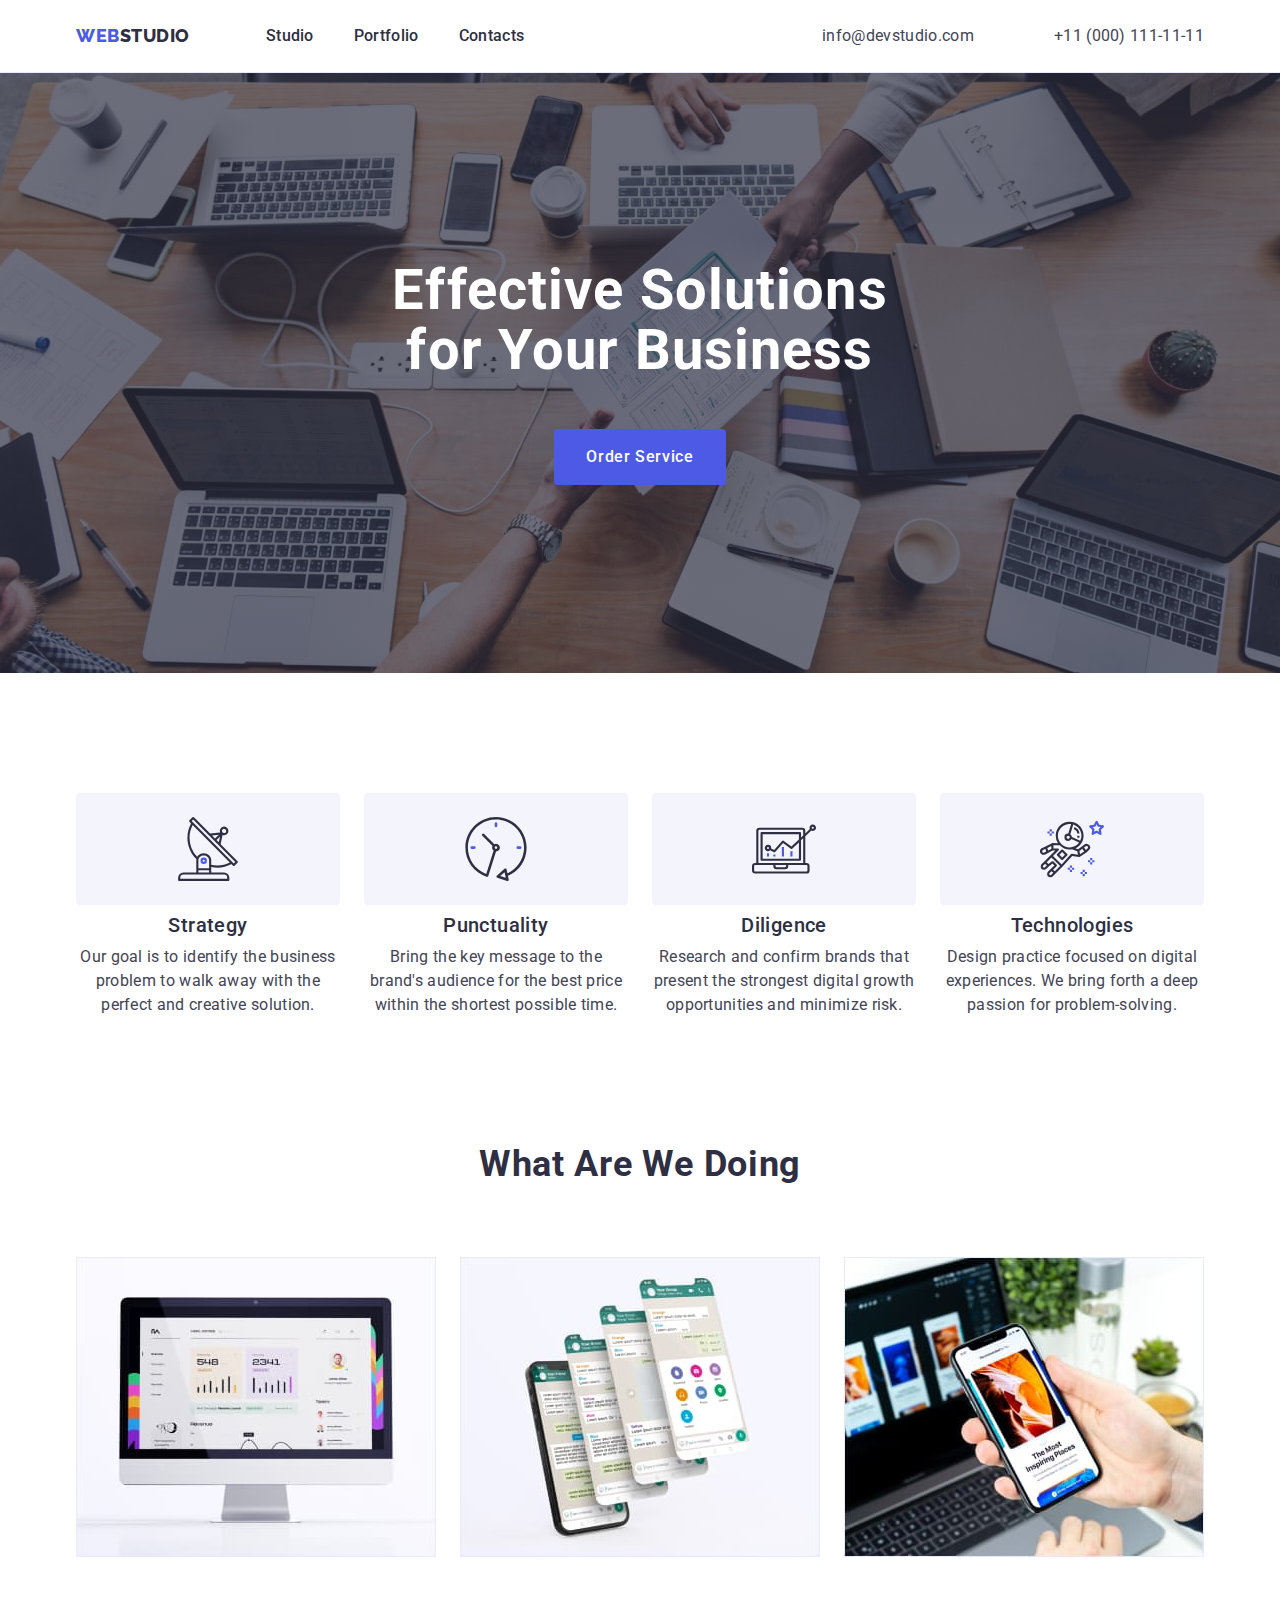
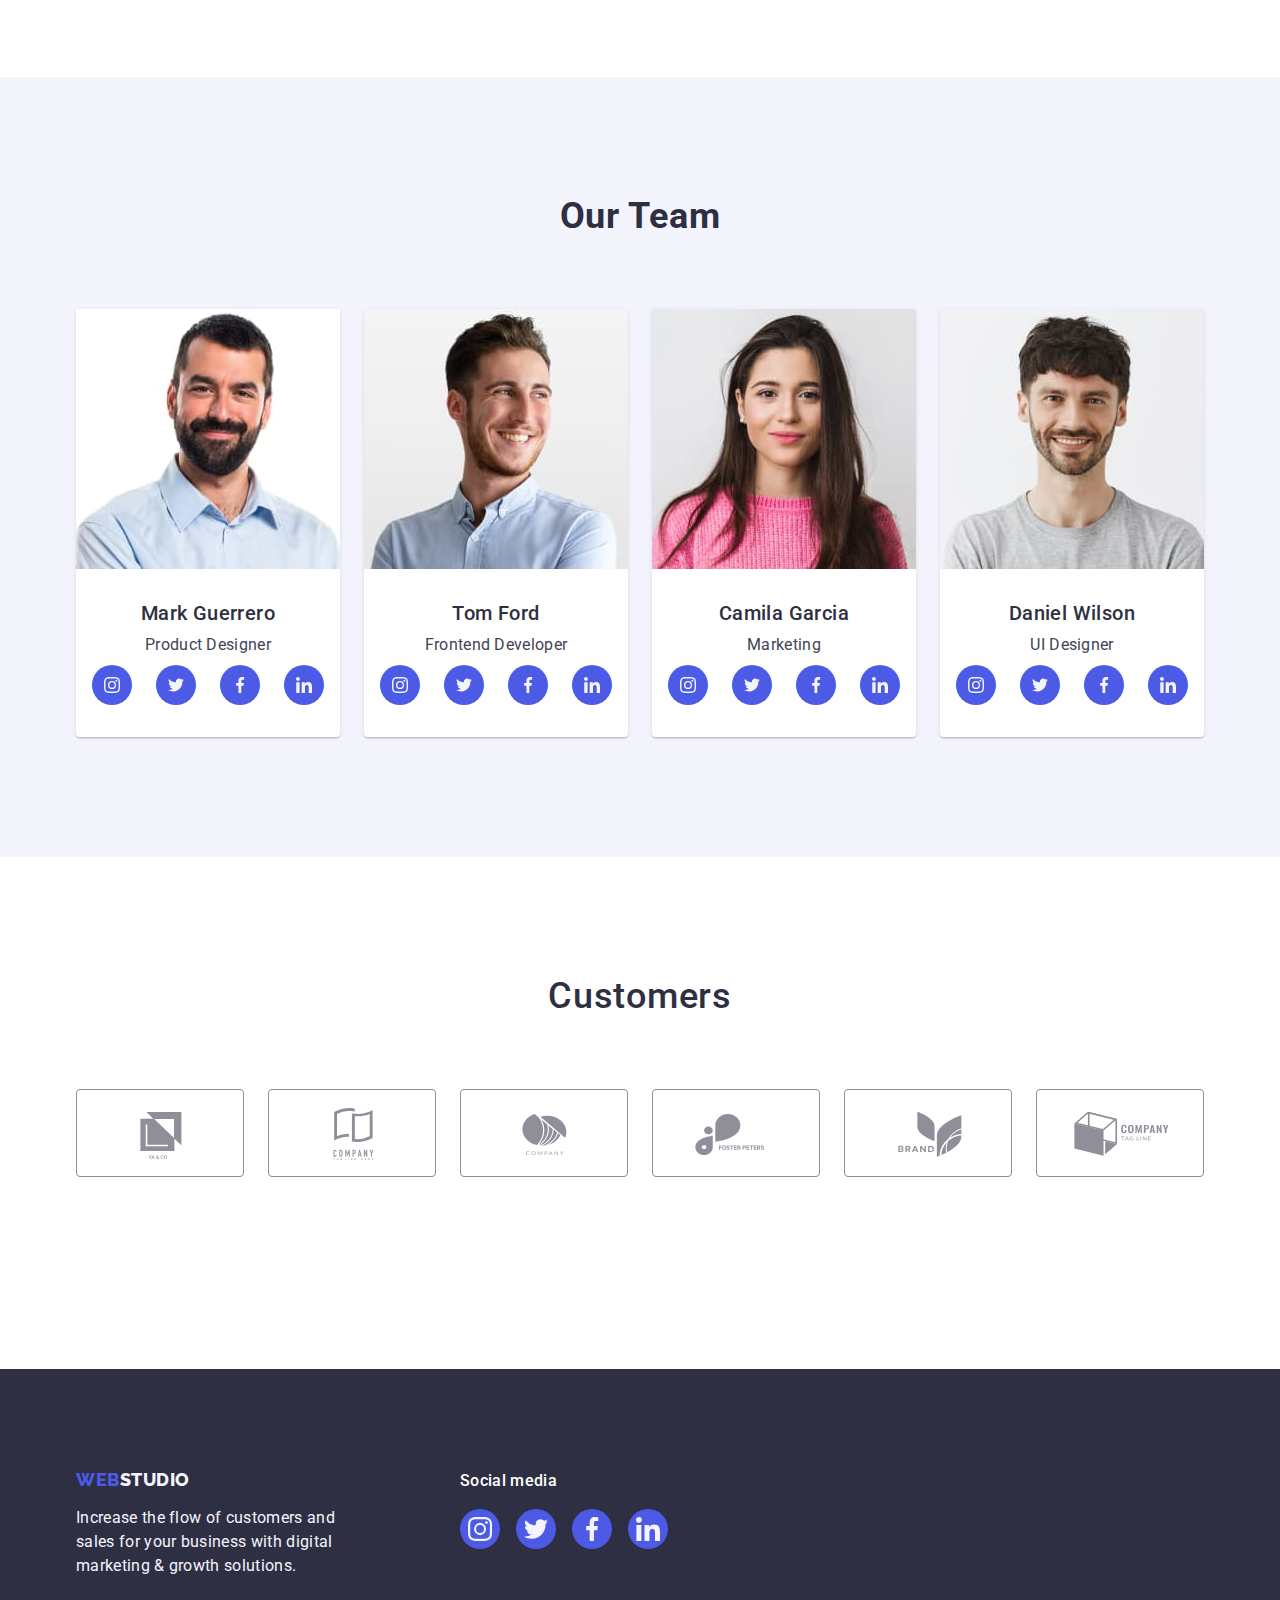
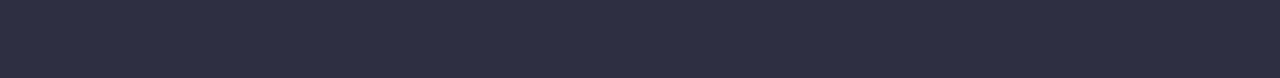
<file: index.html>
<!DOCTYPE html>
<html lang="en">
<head>
    <meta charset="UTF-8">
    <meta http-equiv="X-UA-Compatible" content="IE=edge">
    <meta name="viewport" content="width=device-width, initial-scale=1.0">
    <title>Document</title>
    <link rel="preconnect" href="https://fonts.googleapis.com">
<link rel="preconnect" href="https://fonts.gstatic.com" crossorigin>
<link href="https://fonts.googleapis.com/css2?family=Raleway:wght@800&family=Roboto:wght@400;500;700;900&display=swap" rel="stylesheet">
<link rel="stylesheet" href="https://cdnjs.cloudflare.com/ajax/libs/modern-normalize/1.1.0/modern-normalize.min.css">
<link rel="stylesheet" href="./css/styles.css">
</head>
<body>
    <!-- Шапка -->
    <header class="page-header">
<div class="container main-nav">
    <nav class="logo-nav">
        <a class="logo-link link" href="./index.html">Web<span class="span-header">Studio</span></a>
        <!-- Навігація -->
            <ul class="site-nav list">
                <li class="items"><a class="menu-link link" href="./index.html">Studio</a></li>
                <li class="items"><a class="menu-link link" href="./portfolio.html">Portfolio</a></li>
                <li class="items"><a class="menu-link link" href="">Contacts</a></li>
            </ul>
        </nav>
        <address class="adress">
            <ul class="auth-nav list">
            <li class="items"><a class="link-mail link" href="mailto:info@devstudio.com">info@devstudio.com</a></li>
            <li class="items"><a class="link-mail link" href="tel:+110001111111">+11 (000) 111-11-11</a></li>
            </ul>
        </address>
</div>
    </header>
        <!-- Герой -->
        <main>
            <section class="section">
               <div class="container">
                <h1 class="title">Effective Solutions
                    for Your Business</h1>
                    <button class="btn" type="button">Order Service</button>
               </div>
            </section>
            <section class="work-section">
<div class="container">
    <h2 class="visually-hidden">Section</h2>
    <ul class="list-section list">
        <li class="item-work">
            <div class="icons-section">
                <svg width="64" height="64">
                    <use href="./images/icons.svg#icon-antenna-11"></use>
                </svg>
            </div>
            <h3 class="subject">Strategy</h3>
            <p class="item">Our goal is to identify the business
problem to walk away with the perfect and creative solution. </p>
        </li>
        <li class="item-work">
                        <div class="icons-section">
                <svg width="64" height="64">
                    <use href="./images/icons.svg#icon-clock-11"></use>
                </svg>
            </div>
            <h3 class="subject">Punctuality</h3>
            <p class="item">Bring the key message to the brand's audience for the best price within the shortest possible time.</p>
        </li>
        <li class="item-work">
                        <div class="icons-section">
                <svg width="64" height="64">
                    <use href="./images/icons.svg#icon-diagram-11"></use>
                </svg>
            </div>
            <h3 class="subject">Diligence</h3>
            <p class="item">Research and confirm brands that present the strongest digital growth opportunities and minimize risk.</p>
        </li>
        <li class="item-work">
                        <div class="icons-section">
                <svg width="64" height="64">
                    <use href="./images/icons.svg#icon-astronaut-11"></use>
                </svg>
            </div>
            <h3 class="subject">Technologies</h3>
            <p class="item">Design practice focused on digital experiences. We bring forth a deep passion for problem-solving.</p>
        </li>
      </ul>
</div>
            </section>
            <section class="our-works">
                <div class="container">
                    <h2 class="heading">What are we doing</h2>
                    <ul class="list foto-item">
                        <li class="foto-works">
                            <img src="./images/img1.jpg" alt="computer screen
                            " width="360">
                        </li>
                        <li class="foto-works">
                            <img src="./images/img2.jpg" alt="interactive phone screen" width="360">
                        </li>
                        <li class="foto-works">
                            <img src="./images/img3.jpg" alt="laptop with phone in hand" width="360">
                        </li>
                    </ul>
                </div>
            </section>
    <section class="background-section">
        <div class="container">
            <h2 class="headline-team">Our Team</h2>
            <ul class="list list-team">
                <li class="bgr-text">
                    <img src="./images/img5.jpg" alt="a man with a beard" width="264">
                    <div class="worker">
                        <h3 class="subject">Mark Guerrero</h3>
                    <p class="item">Product Designer</p>
                    <ul class="list icon-list">
                        <li class="icon-item">
                        <a class="a-icon link" href=""
                        target="_blank"
                        rel="noopener noreferrer">
                        <svg class="icon-team" width="16" height="16">
                            <use href="./images/icons.svg#icon-instagram2"></use>
                        </svg>
                        </a>
                        </li>
                        <li class="icon-item">
                            <a class="a-icon link" href=""
                            target="_blank"
                            rel="noopener noreferrer">
                            <svg class="icon-team" width="16" height="16">
                                <use href="./images/icons.svg#icon-twitter1"></use>
                            </svg>
                            </a>
                        </li>
                        <li class="icon-item">
                            <a class="a-icon link" href=""
                            target="_blank"
                            rel="noopener noreferrer">
                            <svg class="icon-team" width="16" height="16">
                                <use href="./images/icons.svg#icon-facebook1"></use>
                            </svg>
                            </a>
                        </li>
                        <li class="icon-item">
                            <a class="a-icon link" href=""
                            target="_blank"
                            rel="noopener noreferrer">
                            <svg class="icon-team" width="16" height="16">
                                <use href="./images/icons.svg#icon-linkedin1"></use>
                            </svg>
                            </a>
                        </li>
                    </ul>
                    </div>
                    </li>
                <li class="bgr-text">
                    <img src="./images/img4.jpg" alt="
                    the man smiles" width="264">
                    <div class="worker">
                        <h3 class="subject">Tom Ford</h3>
                    <p class="item">Frontend Developer</p>
                    <ul class="list icon-list">
                        <li class="icon-item">
                        <a class="a-icon link" href=""
                        target="_blank"
                        rel="noopener noreferrer">
                        <svg class="icon-team" width="16" height="16">
                            <use href="./images/icons.svg#icon-instagram2"></use>
                        </svg>
                        </a>
                        </li>
                        <li class="icon-item">
                            <a class="a-icon link" href=""
                            target="_blank"
                            rel="noopener noreferrer">
                            <svg class="icon-team" width="16" height="16">
                                <use href="./images/icons.svg#icon-twitter1"></use>
                            </svg>
                            </a>
                        </li>
                        <li class="icon-item">
                            <a class="a-icon link" href=""
                            target="_blank"
                            rel="noopener noreferrer">
                            <svg class="icon-team" width="16" height="16">
                                <use href="./images/icons.svg#icon-facebook1"></use>
                            </svg>
                            </a>
                        </li>
                        <li class="icon-item">
                            <a class="a-icon link" href=""
                            target="_blank"
                            rel="noopener noreferrer">
                            <svg class="icon-team" width="16" height="16">
                                <use href="./images/icons.svg#icon-linkedin1"></use>
                            </svg>
                            </a>
                        </li>
                    </ul>
                    </div>
                </li>
                <li class="bgr-text">
                    <img src="./images/img7.jpg" alt="a woman in a pink sweater" width="264">
                    <div class="worker">
                        <h3 class="subject">Camila Garcia</h3>
                    <p class="item">Marketing</p>
                    <ul class="list icon-list">
                        <li class="icon-item">
                        <a class="a-icon link" href=""
                        target="_blank"
                        rel="noopener noreferrer">
                        <svg class="icon-team" width="16" height="16">
                            <use href="./images/icons.svg#icon-instagram2"></use>
                        </svg>
                        </a>
                        </li>
                        <li class="icon-item">
                            <a class="a-icon link" href=""
                            target="_blank"
                            rel="noopener noreferrer">
                            <svg class="icon-team" width="16" height="16">
                                <use href="./images/icons.svg#icon-twitter1"></use>
                            </svg>
                            </a>
                        </li>
                        <li class="icon-item">
                            <a class="a-icon link" href=""
                            target="_blank"
                            rel="noopener noreferrer">
                            <svg class="icon-team" width="16" height="16">
                                <use href="./images/icons.svg#icon-facebook1"></use>
                            </svg>
                            </a>
                        </li>
                        <li class="icon-item">
                            <a class="a-icon link" href=""
                            target="_blank"
                            rel="noopener noreferrer">
                            <svg class="icon-team" width="16" height="16">
                                <use href="./images/icons.svg#icon-linkedin1"></use>
                            </svg>
                            </a>
                        </li>
                    </ul>
                    </div>
                </li>
                <li class="bgr-text">
                    <img src="./images/img6.jpg#icon-instagram2" alt="
                    a man with a beard is smiling" width="264">
                    <div class="worker">
                        <h3 class="subject">Daniel Wilson</h3>
                    <p class="item">UI Designer</p>
                    <ul class="list icon-list">
                        <li class="icon-item">
                        <a class="a-icon link" href=""
                        target="_blank"
                        rel="noopener noreferrer">
                        <svg class="icon-team" width="16" height="16">
                            <use href="./images/icons.svg#icon-instagram2"></use>
                        </svg>
                        </a>
                        </li>
                        <li class="icon-item">
                            <a class="a-icon link" href=""
                            target="_blank"
                            rel="noopener noreferrer">
                            <svg class="icon-team" width="16" height="16">
                                <use href="./images/icons.svg#icon-twitter1"></use>
                            </svg>
                            </a>
                        </li>
                        <li class="icon-item">
                            <a class="a-icon link" href=""
                            target="_blank"
                            rel="noopener noreferrer">
                            <svg class="icon-team" width="16" height="16">
                                <use href="./images/icons.svg#icon-facebook1"></use>
                            </svg>
                            </a>
                        </li>
                        <li class="icon-item">
                            <a class="a-icon link" href=""
                            target="_blank"
                            rel="noopener noreferrer">
                            <svg class="icon-team" width="16" height="16">
                                <use href="./images/icons.svg#icon-linkedin1"></use>
                            </svg>
                            </a>
                        </li>
                    </ul>
                    </div>
                </li>
            </ul>
        </div>
    </section>
    <!-- section -->
    <section class="section-five">
        <div class="container">
            <h2 class="subject-customers">Customers</h2>
            <ul class="list list-customers">
                <li class="item-customers">
                    <a class="customrs-link link" href="">
                    <svg class="icon" width="104" height="56">
                        <use href="./images/icons.svg#icon-Logo6"></use>
                    </svg>
                </a>
            </li>
            <li class="item-customers">
                <a class="customrs-link link" href="">
                <svg class="icon" width="104" height="56">
                    <use href="./images/icons.svg#icon-Logo1"></use>
                </svg>
            </a>
        </li>
        <li class="item-customers">
            <a class="customrs-link link" href="">
            <svg class="icon" width="104" height="56">
                <use href="./images/icons.svg#icon-Logo2"></use>
            </svg>
        </a>
    </li>
    <li class="item-customers">
        <a class="customrs-link link" href="">
        <svg class="icon" width="104" height="56">
            <use href="./images/icons.svg#icon-Logo3"></use>
        </svg>
    </a>
</li>
<li class="item-customers">
    <a class="customrs-link link" href="">
    <svg class="icon" width="104" height="56">
        <use href="./images/icons.svg#icon-Logo4"></use>
    </svg>
</a>
</li>
<li class="item-customers">
    <a class="customrs-link link" href="">
    <svg class="icon" width="104" height="56">
        <use href="./images/icons.svg#icon-Logo5"></use>
    </svg>
</a>
</li>
            </ul>
        </div>
    </section>
        </main>
        <!-- Підвал -->
        <footer class="foot">
           <div class="container foot-logo">
            <div class="link-foot">
            <a class="logo-link logo-foot " href="./index.html">Web<span class="footer-span">Studio</span></a>
            <p class="item-foot">Increase the flow of customers and sales for your business with digital marketing & growth solutions.</p>
        </div>
        <div>
            <p class="social-foot">Social media</p>
            <ul class="icon-list-icon list">
                <li class="icon-item">
                    <a class="a-icons link" href=""
                    target="_blank"
                    rel="noopener noreferrer">
                    <svg class="icon-team" width="24" height="24">
                        <use href="./images/icons.svg#icon-instagram2"></use>
                    </svg>
                    </a>
                </li>
                <li class="icon-item">
                    <a class="a-icons link" href=""
                    target="_blank"
                    rel="noopener noreferrer">
                    <svg class="icon-team" width="24" height="24">
                        <use href="./images/icons.svg#icon-twitter1"></use>
                    </svg>
                    </a>
                </li>
                <li class="icon-item">
                    <a class="a-icons link" href=""
                    target="_blank"
                    rel="noopener noreferrer">
                    <svg class="icon-team" width="24" height="24">
                        <use href="./images/icons.svg#icon-facebook1"></use>
                    </svg>
                    </a>
                </li>
                <li class="icon-item">
                    <a class="a-icons link" href=""
                    target="_blank"
                    rel="noopener noreferrer">
                    <svg class="icon-team" width="24" height="24">
                        <use href="./images/icons.svg#icon-linkedin1"></use>
                    </svg>
                    </a>
                </li>
            </ul>
        </div>
           </div>
        </footer>
</body>
</html>
</file>
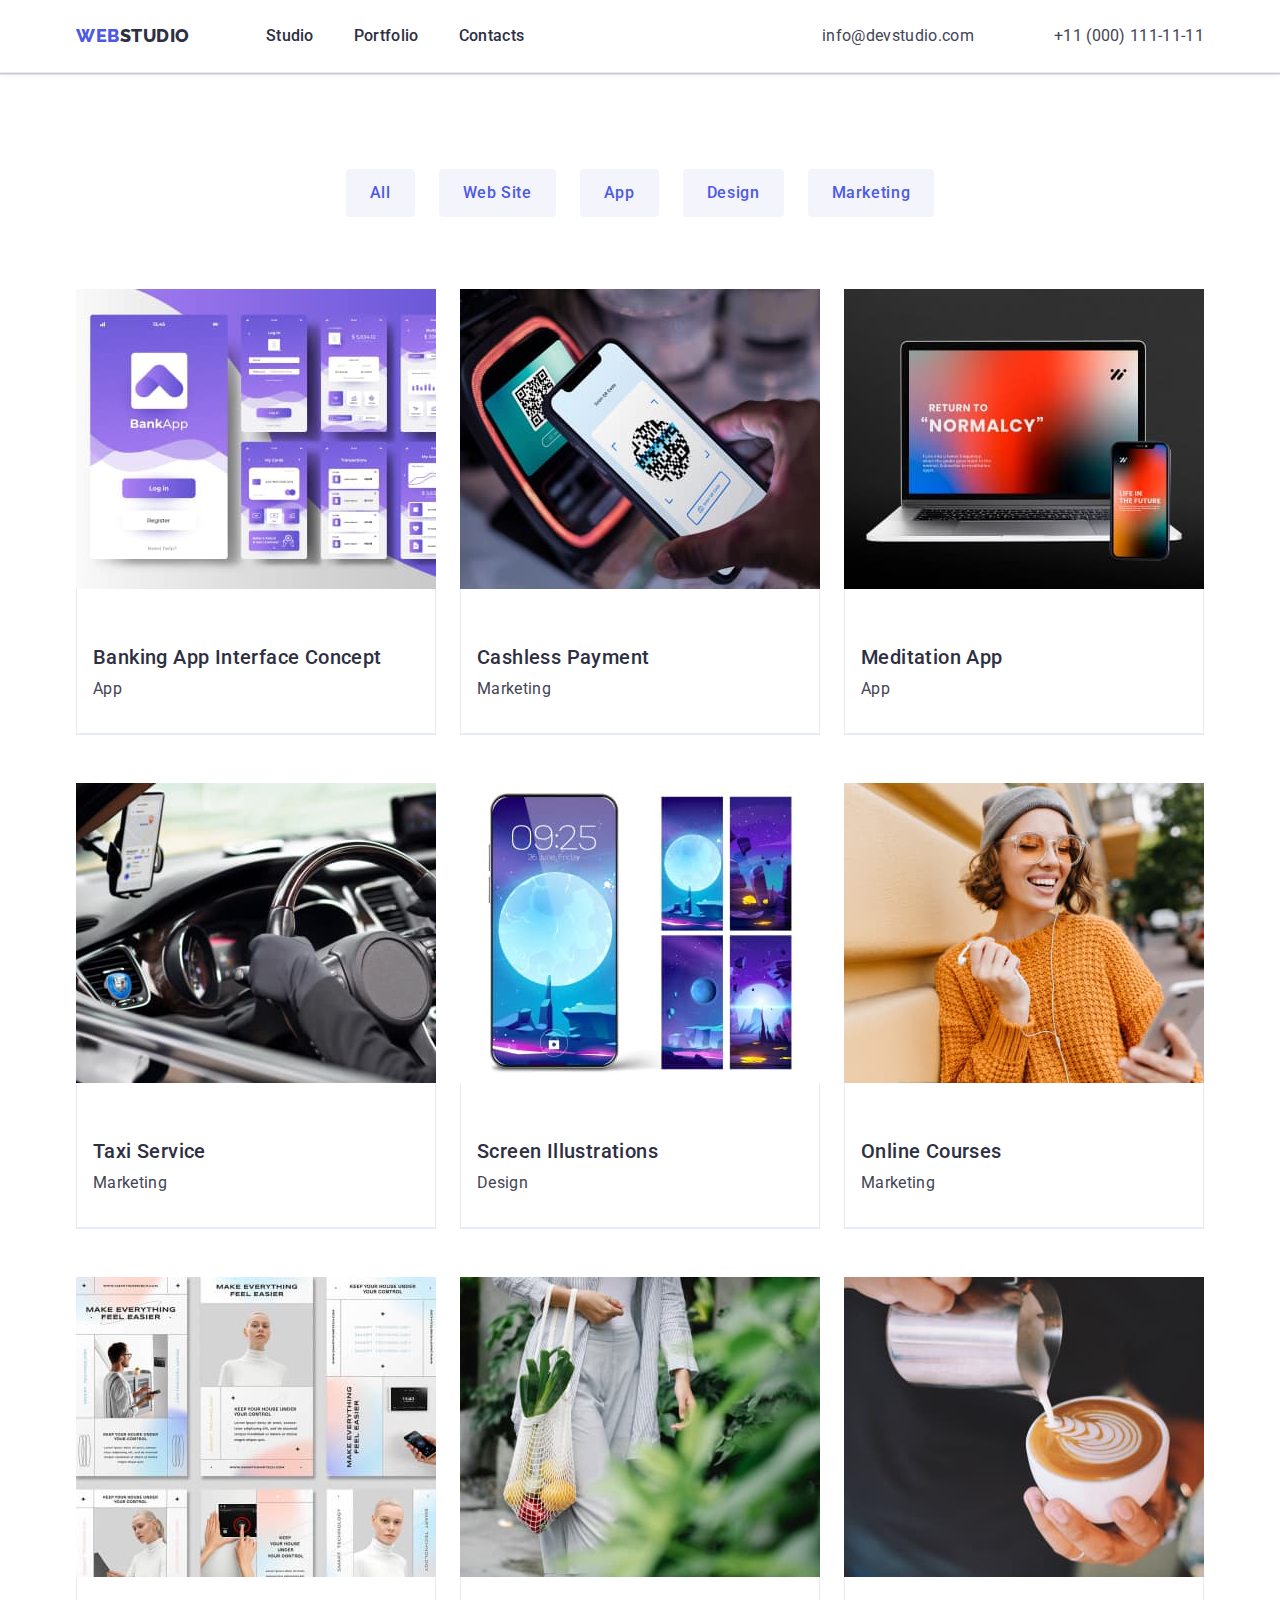
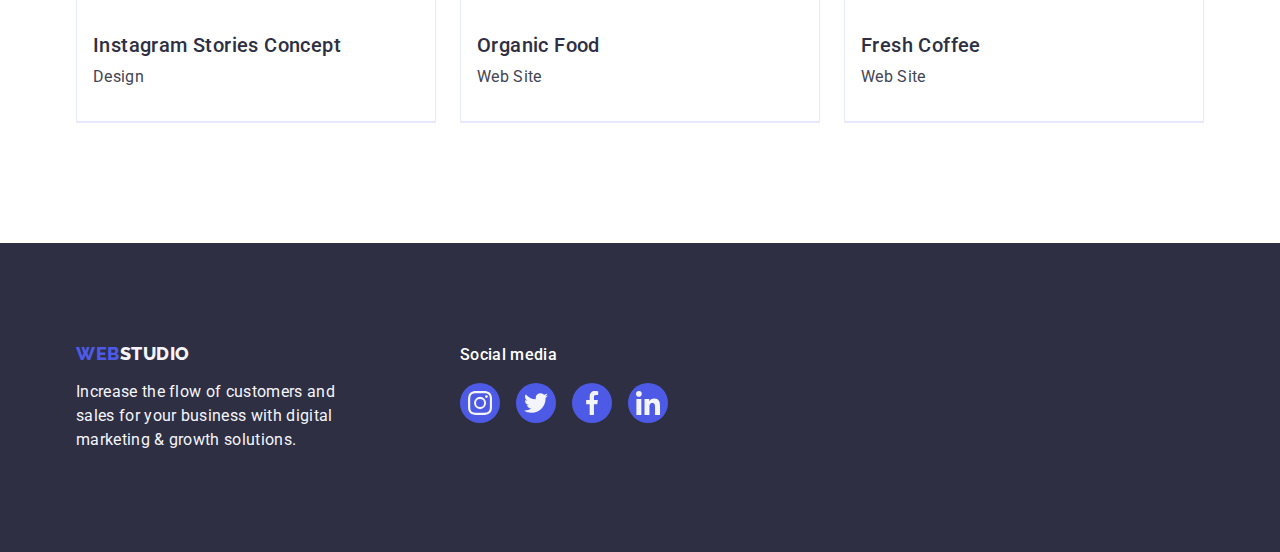
<file: portfolio.html>
<!DOCTYPE html>
<html lang="en">
<head>
    <meta charset="UTF-8">
    <meta http-equiv="X-UA-Compatible" content="IE=edge">
    <meta name="viewport" content="width=device-width, initial-scale=1.0">
    <title>Document</title>
    <link rel="preconnect" href="https://fonts.googleapis.com">
<link rel="preconnect" href="https://fonts.gstatic.com" crossorigin>
<link href="https://fonts.googleapis.com/css2?family=Raleway:wght@800&family=Roboto:wght@400;500;700;900&display=swap" rel="stylesheet">
<link rel="stylesheet" href="https://cdnjs.cloudflare.com/ajax/libs/modern-normalize/1.1.0/modern-normalize.min.css">
<link rel="stylesheet" href="./css/styles.css">
</head>
<body>
    <header class="page-header">
        <div class="container main-nav">
            <nav class="logo-nav">
                <a class="logo-link link" href="./index.html">Web<span class="span-header">Studio</span></a>
                <!-- Навігація -->
                    <ul class="site-nav list">
                        <li class="items"><a class="menu-link link" href="./index.html">Studio</a></li>
                        <li class="items"><a class="menu-link link" href="./portfolio.html">Portfolio</a></li>
                        <li class="items"><a class="menu-link link" href="">Contacts</a></li>
                    </ul>
                </nav>
                <address class="adress">
                    <ul class="auth-nav list">
                    <li class="items"><a class="link-mail link" href="mailto:info@devstudio.com">info@devstudio.com</a></li>
                    <li class="items"><a class="link-mail link" href="tel:+110001111111">+11 (000) 111-11-11</a></li>
                    </ul>
                </address>
        </div>
    </header>
    <main>
    <section class="card-filter">
        <div class="container">
            <h1 class="visually-hidden">cards</h1>
        <ul class="list btn-flex">
            <li><button class="btn-portf" type="button">All</button></li>
            <li><button class="btn-portf" type="button">Web Site</button></li>
            <li><button class="btn-portf" type="button">App</button></li>
            <li><button class="btn-portf" type="button">Design</button></li>
            <li><button class="btn-portf" type="button">Marketing</button></li>
        </ul>
    <ul class="list flex-container">
        <li class="flex-element">
            <a class="link portf-link" href="">
            <img src="./images/imgcard1.jpg" alt="screencast" width="360">
            <div class="link-addition">
            <h2 class="headline">Banking App Interface Concept</h2>
            <p class="lead">App</p>
            </div>
        </a>
        </li>
        <li class="flex-element">
                <a class="link portf-link" href="">
            <img  src="./images/imgcard3.jpg" alt="phone scanner qr" width="360">
            <div class="link-addition">
            <h2 class="headline">Cashless Payment</h2>
            <p class="lead">Marketing</p>
        </div>
    </a>
        </li>
        <li class="flex-element">
            
                <a class="link portf-link" href="">
            <img src="./images/imgcard2.jpg" alt="phone with computer" width="360">
            <div class="link-addition">
            <h2 class="headline">Meditation App</h2>
            <p class="lead">App</p>
            </div>
        </a>
        </li>
        <li class="flex-element">
                <a class="link portf-link" href="">
            <img src="./images/imgcard4.jpg" alt="hands on the wheel" width="360">
            <div class="link-addition">
            <h2 class="headline">Taxi Service</h2>
            <p class="lead">Marketing</p>
        </div>
    </a>
        </li>
        <li class="flex-element">
                <a class="link portf-link" href="">
            <img src="./images/imgcard5.jpg" alt="screens on the phone" width="360">
            <div class="link-addition">
            <h2 class="headline">Screen Illustrations</h2>
            <p class="lead">Design</p>
        </div>
    </a>
        </li>
        <li class="flex-element">
                <a class="link portf-link" href="">
            <img src="./images/imgcard6.jpg" alt="the girl smiles" width="360">
            <div class="link-addition">
            <h2 class="headline">Online Courses</h2>
            <p class="lead">Marketing</p>
        </div>
    </a>
        </li>
        <li class="flex-element">
                <a class="link portf-link" href="">
            <img src="./images/imgcard7.jpg" alt="Instagram screens" width="360">
            <div class="link-addition">
            <h2 class="headline">Instagram Stories Concept</h2>
            <p class="lead">Design</p>
        </div>
    </a>
        </li>
        <li class="flex-element">
                <a class="link portf-link" href="">
            <img src="./images/imgcard8.jpg" alt="woman with a package of groceries" width="360">
            <div class="link-addition">
            <h2 class="headline">Organic Food</h2>
            <p class="lead">Web Site</p>
        </div>
    </a>
        </li>
        <li class="flex-element">
                <a class="link portf-link" href="">
            <img src="./images/imgcard9.jpg" alt="a cup of coffee with milk" width="360">
            <div class="link-addition">
            <h2 class="headline">Fresh Coffee</h2>
            <p class="lead">Web Site</p>
        </div>
    </a>
        </li>
    </ul>
        </div>
    </section>
    </main>
    <!-- Підвал -->
    <footer class="foot">
        <div class="container foot-logo">
            <div class="link-foot">
            <a class="logo-link logo-foot " href="./index.html">Web<span class="footer-span">Studio</span></a>
            <p class="item-foot">Increase the flow of customers and sales for your business with digital marketing & growth solutions.</p>
        </div>
        <div>
            <p class="social-foot">Social media</p>
            <ul class="icon-list-icon list">
                <li class="icon-item">
                    <a class="a-icons link" href=""
                    target="_blank"
                    rel="noopener noreferrer">
                    <svg class="icon-team" width="24" height="24">
                        <use href="./images/icons.svg#icon-instagram2"></use>
                    </svg>
                    </a>
                </li>
                <li class="icon-item">
                    <a class="a-icons link" href=""
                    target="_blank"
                    rel="noopener noreferrer">
                    <svg class="icon-team" width="24" height="24">
                        <use href="./images/icons.svg#icon-twitter1"></use>
                    </svg>
                    </a>
                </li>
                <li class="icon-item">
                    <a class="a-icons link" href=""
                    target="_blank"
                    rel="noopener noreferrer">
                    <svg class="icon-team" width="24" height="24">
                        <use href="./images/icons.svg#icon-facebook1"></use>
                    </svg>
                    </a>
                </li>
                <li class="icon-item">
                    <a class="a-icons link" href=""
                    target="_blank"
                    rel="noopener noreferrer">
                    <svg class="icon-team" width="24" height="24">
                        <use href="./images/icons.svg#icon-linkedin1"></use>
                    </svg>
                    </a>
                </li>
            </ul>
        </div>
           </div>
    </footer>
</body>
</html>
</file>
<file: css/styles.css>
:root{
    --background-color-secondary:#F4F4FD;;
    --background-color:#FFFFFF;
    --accent-color:#4d5ae5;
    --primary-color-text:#434455;
    --secondary-color-text:#2e2f42;
    --primary-font: "Roboto", sans-serif;
    --secondary-font: "Raleway", sans-serif;
    --border-color:1px solid #E7E9FC;; 
    --card-set-gap: 24px;
    --fill-color:#f4f4fd;
    --color-a-section-five: #8e8f99;
    --border-color-hover: #404bbf; 
}
body{
    color: var(--primary-color-text) ;
    font-family: var(--primary-font);
    background-color: var(--background-color);
}

h1,
h2,
h3,
h4,
h5,
h6,
p {
  margin: 0;
}

img {
    display: block;
    max-width: 100%;
    height: auto;
  }
.visually-hidden {
    position: absolute;
    width: 1px;
    height: 1px;
    margin: -1px;
    border: 0;
    padding: 0;
    white-space: nowrap;
    clip-path: inset(100%);
    clip: rect(0 0 0 0);
    overflow: hidden;
  }

.list{
    padding: 0;
    margin: 0;
    list-style: none;
}

.link{
    text-decoration: none;
}

.site-nav{
    display: flex;
}
 .auth-nav{
    display: flex;
    gap: 40px;
    margin-top: 24px;
 }

 .auth-nav .items + .items{
    margin-left: 40px;
 }
.site-nav .items:not(:last-child) {
    margin-right: 40px;
}

.main-nav{
    display: flex;
}

.logo-link{
    margin-right: 76px;
    font-family: var(--secondary-font);
    font-weight: 800;
    font-size: 18px;
    line-height: 1.17;
    letter-spacing: 0.03em;
    text-transform: uppercase;
color: var(--accent-color);
text-decoration: none;
}
.span-header{
    color:  var(--secondary-color-text);
}

.page-header{
    border-bottom: var(--border-color-hover);
    box-shadow: 0px 2px 1px rgba(46, 47, 66, 0.08), 0px 1px 1px rgba(46, 47, 66, 0.16), 0px 1px 6px rgba(46, 47, 66, 0.08);

}

.menu-link{
    display: block;
    font-weight: 500;
font-size: 16px;
line-height: 1.5;
letter-spacing: 0.02em;
color: var(--secondary-color-text);
padding-top: 24px;
padding-bottom: 24px;
}

.link:hover,
.link:focus{
    color: var(--border-color-hover);
}
.adress{
    margin-left: auto;
    font-style: normal;
    gap: 40px
}

.logo-nav{
    display: flex;
    align-items: center; 
}

.link-mail{
    font-size: 16px;
line-height: 1.5;
letter-spacing: 0.02em;
color: var(--primary-color-text);
}

.section{
    max-width: 1440px;
    height: 600px;
    margin-left: auto;
    margin-right: auto;
    background-image:linear-gradient(rgba(46, 47, 66, 0.7) ,rgba(46, 47, 66, 0.7)) ,url(../images/people-office.jpg);
    background-repeat: no-repeat;
   background-position: center;
   background-size: cover;
    background-color: var(--secondary-color-text);;
    padding-top: 188px;
    padding-bottom: 188px;
}

.title{
    margin-bottom: 48px;
    margin-left: auto;
    margin-right: auto;
    max-width: 496px;
    font-size: 56px;
line-height:1.07 ;
text-align: center;
letter-spacing: 0.02em;
color: var(--background-color);
}
.btn{
    display: block; 
    min-width: 169px;
    height: 56px;
    border: none; 
    padding: 16px 32px;
    border-radius: 4px;
    background-color:var(--accent-color);
    cursor: pointer;
    margin-left: auto;
    margin-right: auto;
    font-family: var(--primary-font);
    font-weight: 500;
font-size: 16px;
line-height: 1.5;
letter-spacing: 0.04em;
color: var(--background-color) ;
}
.btn:hover,
.btn:focus{
    background-color: var(--border-color-hover);
    cursor: pointer;
}

.subject{
    text-align: center;
    margin-bottom: 8px;
    font-weight: 500;
font-size: 20px;
line-height: 1.2;
letter-spacing: 0.02em;
color: var(--secondary-color-text);
}
.item{
    margin-bottom:8px;
    text-align: center;
    font-size: 16px;
line-height: 1.5;
letter-spacing: 0.02em;
color: var(--primary-color-text);
}

.item-work{
    width: calc((100% - 72px) / 4); 
}

.our-works{
    padding-bottom: 120px;
}
.heading{
    margin-top: 0;
    margin-bottom: 72px;
    font-size: 36px;
line-height: 1.11;
text-align: center;
letter-spacing: 0.02em;
text-transform: capitalize;
color: var(--secondary-color-text);
}
.background-section{
    background: var(--background-color-secondary);
    padding-top: 120px;
    padding-bottom: 120px;
}
.headline-team{
    margin-bottom: 72px; 
    font-size: 36px;
line-height: 1.11;
text-align: center;
letter-spacing: 0.02em;
text-transform: capitalize;
color: var(--secondary-color-text);
}
.bgr-text{
    background: var(--background-color);
    border-radius: 0px 0px 4px 4px;
    box-shadow: 0px 1px 6px rgba(46, 47, 66, 0.08), 0px 1px 1px rgba(46, 47, 66, 0.16), 0px 2px 1px rgba(46, 47, 66, 0.08);
}
.foot{
        padding-top: 100px;
        padding-bottom: 100px;
    background: var(--secondary-color-text);
}
.span-footer{
    color: var(--background-color-secondary);
}
.item-foot{
    margin-top: auto;
    margin-bottom: auto;
    width: 264px;
    font-size: 16px;
line-height: 24px;
letter-spacing: 0.02em;
color: var(--background-color-secondary);
}

.container{
    width: 1158px;
    padding-left: 15px;
    padding-right: 15px;
    padding: 0 15px;
    margin: 0 auto;
}

.list-container{
    margin-left: auto;
    margin-right: auto;
    width: 1158px;
}

.work-section{
    padding-top: 120px;
    padding-bottom: 120px;
}
.list-section{
    display: flex;
    gap: var(--card-set-gap); 
    list-style: none;
    margin-bottom: 0;
    margin-top: 0;
}

.foto-item{
    display: flex;
    flex-wrap: wrap;
    gap: var(--card-set-gap);
    
}
.foto-works{
    width: calc((100% - 48px) / 3);
}
.list-team{
    flex-wrap: wrap;
    margin-right: 0;
    display: flex;
    gap: var(--card-set-gap);
    
}
.worker{
    padding: 32px 16px;  
}

.logo-foot{
    display: inline-block;
    margin-right: 0;
    margin-bottom: 16px;
}
.icons-section{
    display: flex;
    align-items: center;
    justify-content: center;
    height: 112px;
    background-color: var(--fill-color);
    border-radius: 4px;
    margin-bottom: 8px;
}
.title-main{
    margin-top: 0;
    margin-bottom: 72px;
    font-size: 36px;
line-height: 1.11;
text-align: center;
letter-spacing: 0.02em;
text-transform: capitalize;
color: var(--secondary-color-text);
}
.icon-list{
    display: flex;
    justify-content: center;
    gap: var(--card-set-gap);
}
  .icon-item{
width: 40px;
height: 40px;
} 
.icon-list-icon{
     display: flex;
    justify-content: center;
    gap: 16px;
}
.a-icon{
    width: 100%;
    height: 100%;
    background-color: var(--accent-color);
    border-radius: 50%;
    display: flex;
    align-items: center;
    justify-content: center;
}
.a-icon:hover,
.a-icon:focus{
    background-color: var(--border-color-hover);
}
.item-icon{
    width: 100%;
    height: 100%;
    display: flex;
    align-items: center;
    justify-content: center;
}

.icon-team{
    fill: var(--fill-color);
}
.foot-logo{
    display: flex;
    align-items: baseline;
}

.social-foot{
    margin-bottom: 16px;
    font-weight: 500;
    font-size: 16px;
    line-height: 1.5;
    letter-spacing: 0.02em;
    color: var(--background-color);
}
.link-foot{
    margin-right: 120px;
}

.icon-list-icon{
     display: flex;
    justify-content: center;
    gap: 16px;
}

.section-five {
    padding-top: 120px;
    padding-bottom: 120px;
}

.list-customers {
    display: flex;
    gap: var(--card-set-gap);
    margin-bottom: 72px;
}
.item-customers {
    width: calc((100% - 96px) / 6);
    height: 88px;
}
.customrs-link {
    width: 100%;
    height: 100%;
    border: 1px solid var(--color-a-section-five);
    border-radius: 4px;
    display: flex;
    align-items: center;
    justify-content: center;
    color: var(--color-a-section-five);
}
.customrs-link:hover,
.customrs-link:focus{
    border-color: var(--border-color-hover);
}
.customrs-link:hover .icon,
.customrs-link:focus .icon{
    fill: var(--border-color-hover);
}
.icon {
    width: 104px;
    height: 56px;
    fill: #8E8F99;;
}
.subject-customers{
    text-align: center;
    margin-bottom: 72px;
    font-weight: 500;
font-size: 36px;
line-height: 1.11;
letter-spacing: 0.02em;
color: var(--secondary-color-text);

}

.a-icons{
      width: 100%;
    height: 100%;
    background-color: var(--accent-color);
    border-radius: 50%;
    display: flex;
    align-items: center;
    justify-content: center;
}

.a-icons:hover,
.a-icons:focus,
.a-icons:active{
    background-color:#31D0AA;
}


/* Portfolio */
body{
    font-family: var(--primary-font);
    color: var(--primary-color-text);
}
.link-logo{
    margin-right: 76px;
    margin-top: 25.5px;
    margin-bottom: 25.5px;
    font-family: var(--secondary-font);
    font-weight: 800;
font-size: 18px;
line-height: 1.17;
letter-spacing: 0.03em;
text-transform: uppercase;
color: var(--accent-color);
}
.list{
    list-style: none; 
}

.header-span{
    color: var(--secondary-color-text);
}

.page-header{
    border-bottom: var(--border-color);
}
.menu-link{
    display: block;
    font-weight: 500;
    font-size: 16px;
    line-height: 1.5;
    letter-spacing: 0.02em;
    color: var(--secondary-color-text);
}
.adress{
    font-style: normal;
}
.portf-link{
    display: block;
}
.link:hover,
.link:focus{
    color: var(--border-color-hover) ;
}
.adress-portfolio{
    font-style: normal;
}
.logo-nav{
    align-items: center;
}

.mail-link{
    font-size: 16px;
    line-height: 1.5;
    letter-spacing: 0.02em;
    color:var(--primary-color-text);
}
.tel-link{
    font-size: 16px;
    line-height: 1.5;
    letter-spacing: 0.02em;
    color: var(--primary-color-text);
}

.btn-portf{
    border: 1px solid var(--border-color);
    text-align: center;
    padding: 12px 24px;
    border-radius: 4px;
    color: var(--accent-color);
    background-color:var(--fill-color) ;
    font-family: var(--primary-font);
    font-weight: 500;
font-size: 16px;
line-height: 1.5;
letter-spacing: 0.04em;
cursor: pointer;
}
.btn-portf:hover,
.btn-portf:focus{
    color:var(--background-color);
    background-color: var(--border-color-hover)
    
}

.headline{
    padding-top: 24px;
    margin-bottom: 8px;
    font-weight: 500;
font-size: 20px;
line-height: 1.2;
letter-spacing: 0.02em;
color: var(--secondary-color-text);
}

.hero-title{
    margin-top: 0;
    margin-bottom: 0;
}

.card-filter{
    padding-top: 96px;
    padding-bottom: 120px;
}

.lead{
    padding: 0;
    margin: 0;
    font-size: 16px;
line-height: 1.5;
letter-spacing: 0.02em;
color: var(--primary-color-text);
}
.foot{
    background-color:  var(--secondary-color-text);
}
.link-footer{
    text-decoration: none;
    font-family: var(--secondary-font);
    font-weight: 800;
font-size: 18px;
line-height: 1.17;
letter-spacing: 0.03em;
text-transform: uppercase;
color: var(--accent-color) ;
}

.footer-span{
    color: var(--fill-color) ;
}
.item-portf{
    margin-top: 16px;
    width: 264px;
    font-weight: 400;
    font-size: 16px;
    line-height: 24px;
    letter-spacing: 0.02em;
    color: var(--fill-color);
}

.container{
    width: 1158px;
    padding-left: 15px;
    padding-right: 15px;
    padding: 0 15px;
    margin: 0 auto;
}
.btn-flex{
display: flex;
justify-content: center;
gap: var(--card-set-gap);
margin-bottom: 72px
 } 
 .flex-container{
    display: flex;
    flex-wrap: wrap;
 }
.link-addition{
    padding: 32px 16px;
    border: var(--border-color);
    border-top: none;
}

.flex-element{
    width: calc((100% - 48px) / 3);
    margin-right: 24px;
    margin-bottom: 48px;
    gap: var(--card-set-gap);
    border-bottom: var(--border-color);
}

.flex-element:nth-child(3n){
    margin-right: 0;
}

.flex-element:nth-last-child(-n + 3) {
    margin-bottom: 0;}

    .footer-flex{
        display: flex;
    }

    .btn-portf:hover,
    .btn-portf:focus{
        box-shadow: 0px 3px 1px rgba(0, 0, 0, 0.1), 0px 2px 1px rgba(0, 0, 0, 0.08), 0px 2px 2px rgba(0, 0, 0, 0.12);
    }

    .portf-link:hover,
    .portf-link:focus{
        box-shadow: 0px 1px 6px rgba(46, 47, 66, 0.08), 0px 1px 1px rgba(46, 47, 66, 0.16), 0px 2px 1px rgba(46, 47, 66, 0.08);
    }
</file>
